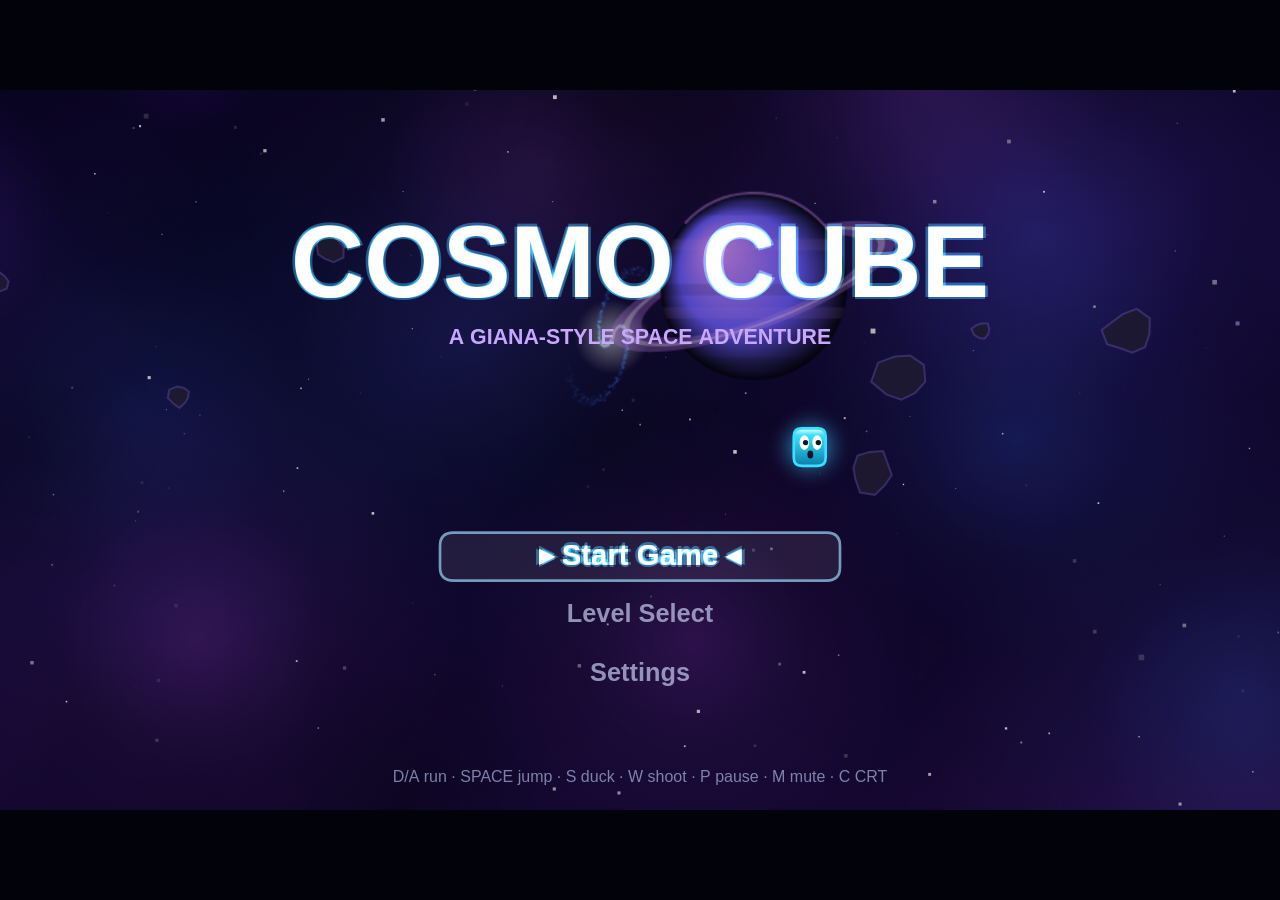
<file: index.html>
<!doctype html>
<html lang="en">
<head>
  <meta charset="utf-8">
  <meta name="viewport" content="width=device-width, initial-scale=1">
  <title>Cosmo Cube</title>
  <link rel="icon" href="data:,">
  <link rel="stylesheet" href="style.css">
</head>
<body>
  <canvas id="game" width="960" height="540" aria-label="Cosmo Cube game canvas"></canvas>
  <noscript>Cosmo Cube needs JavaScript to run.</noscript>
  <script src="game.js"></script>
</body>
</html>
</file>
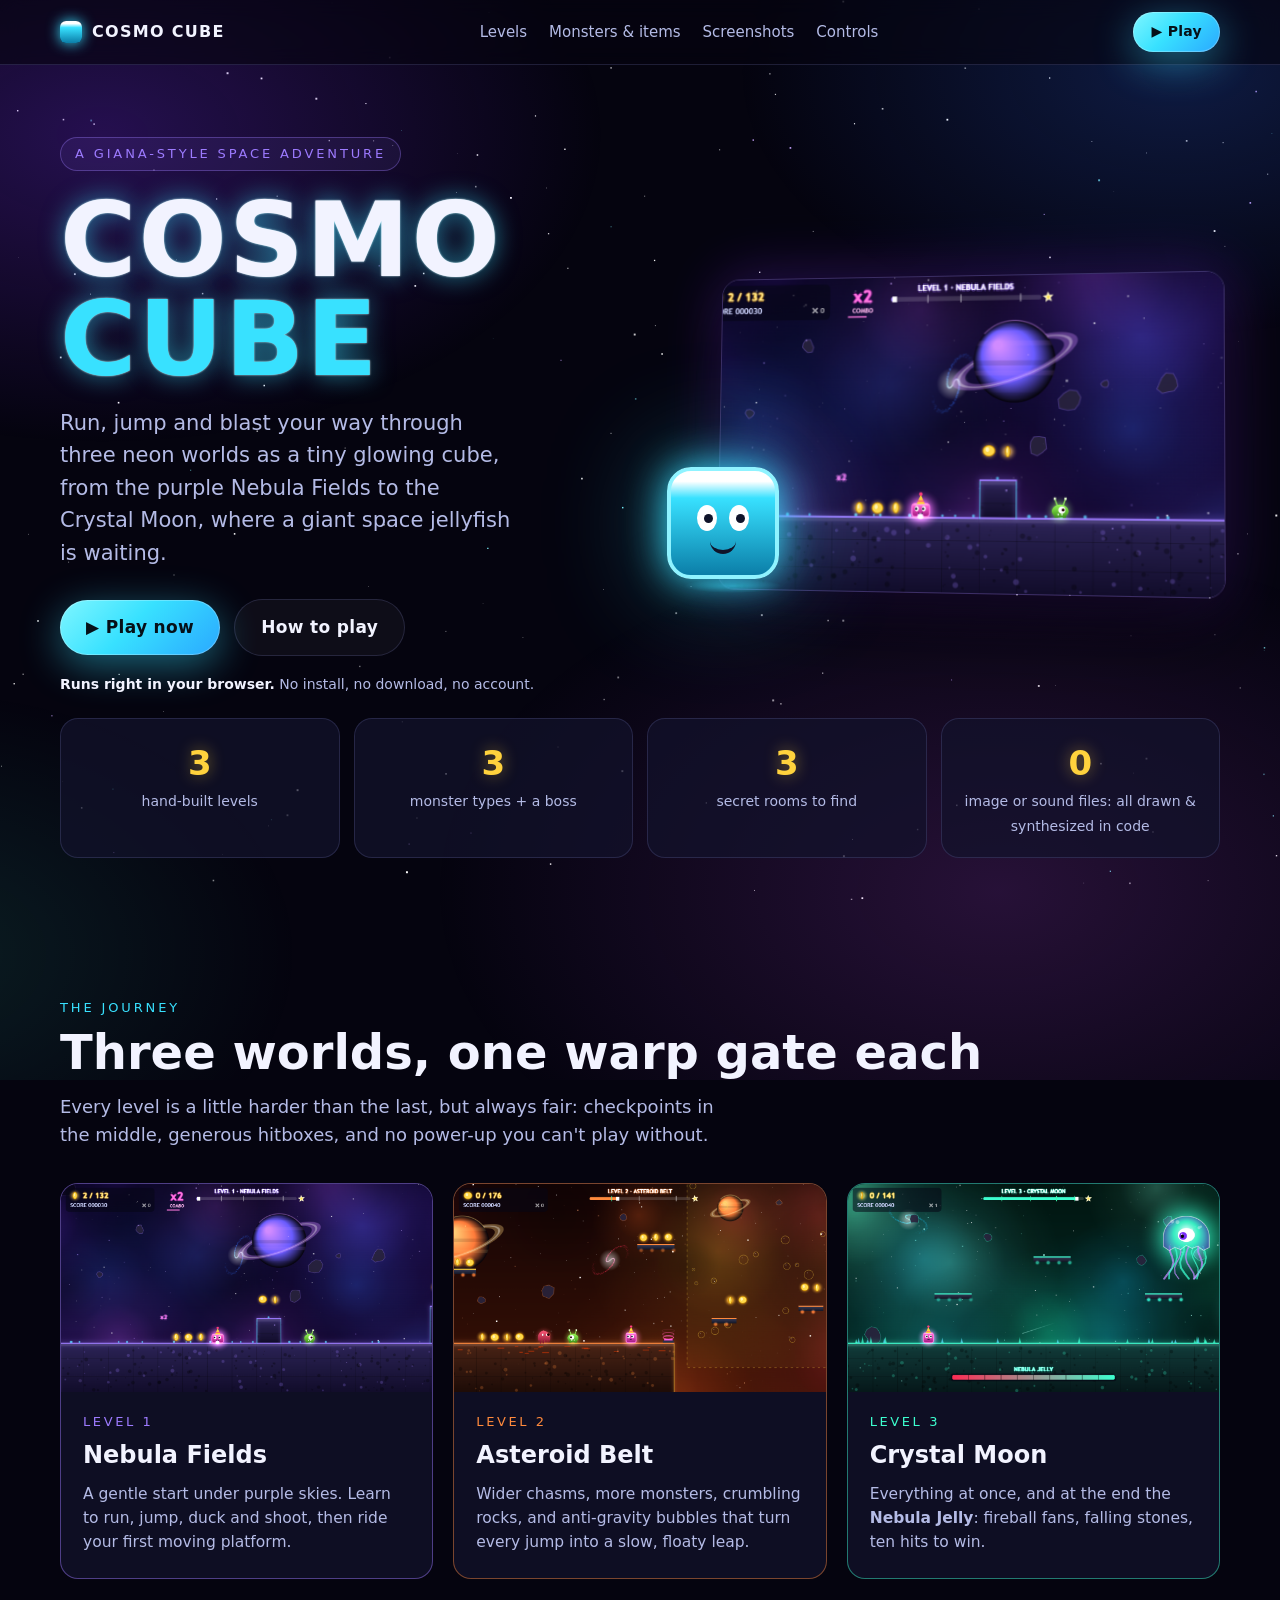
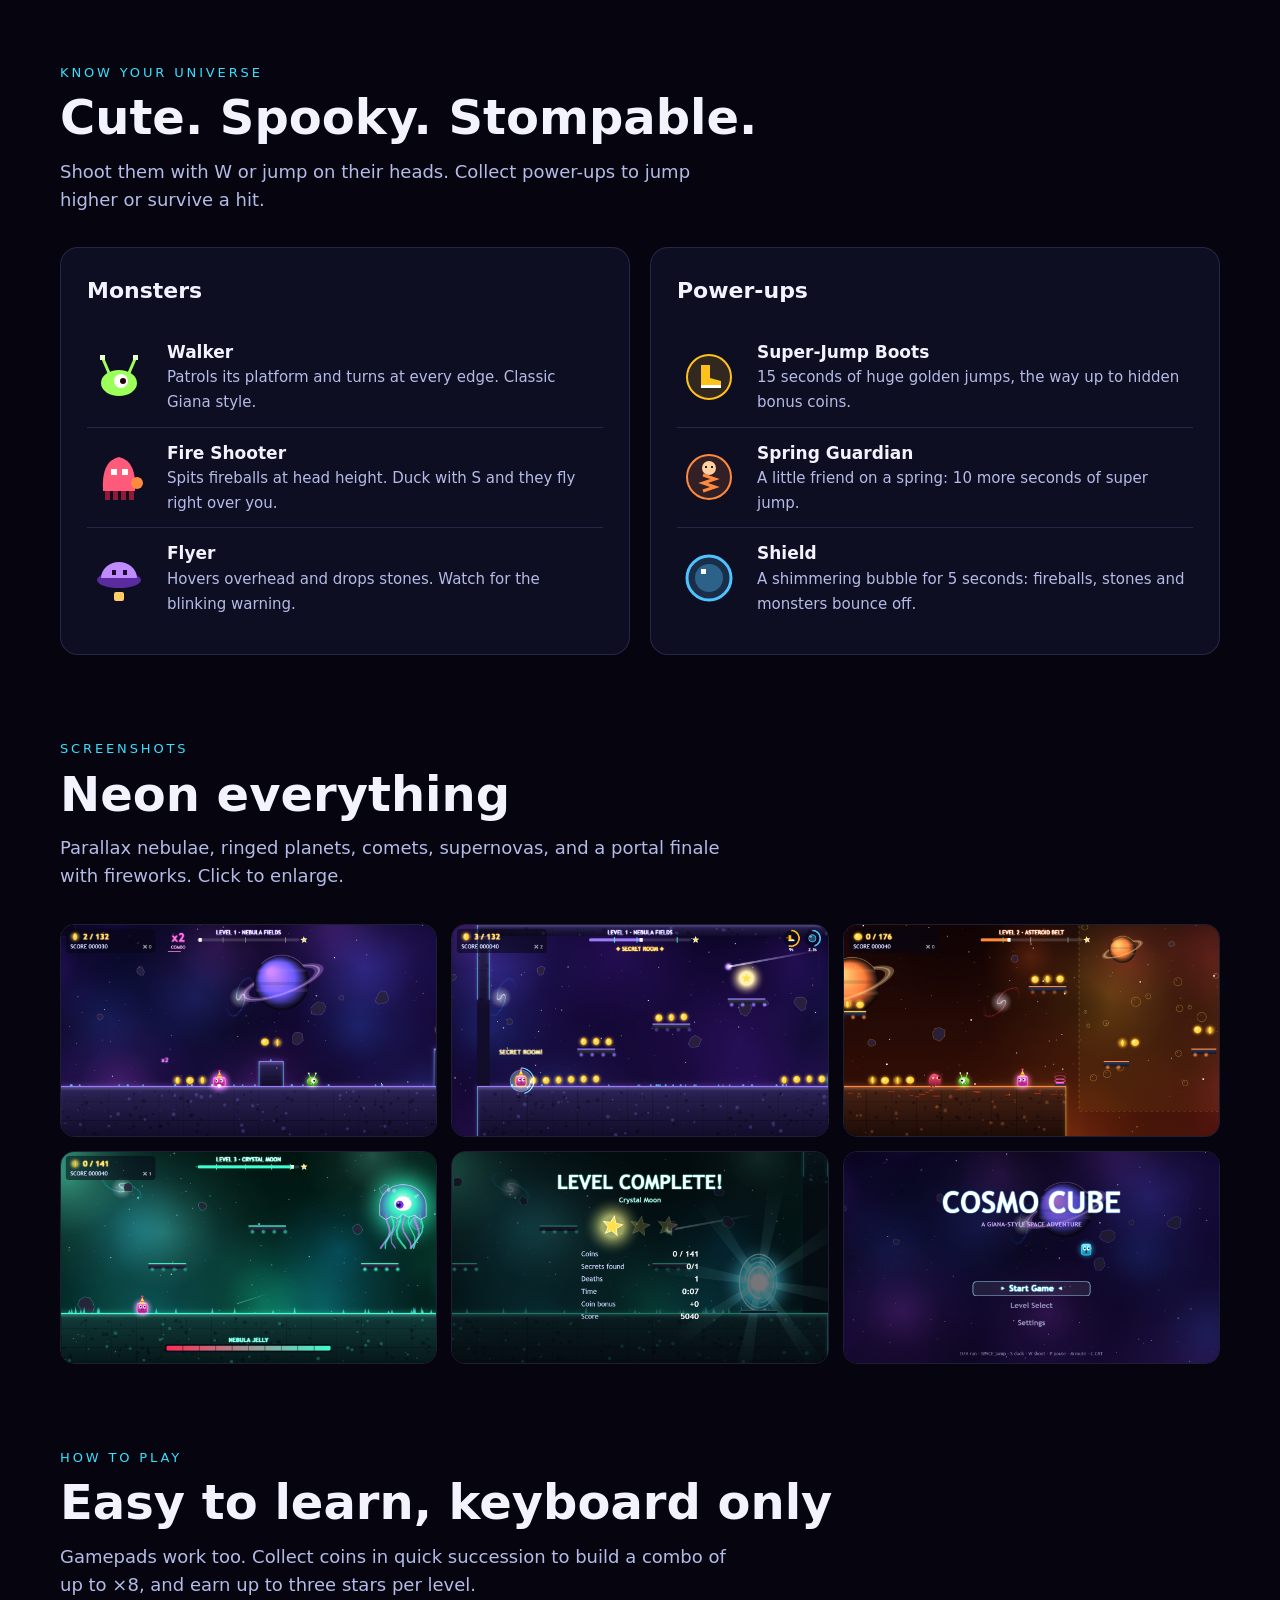
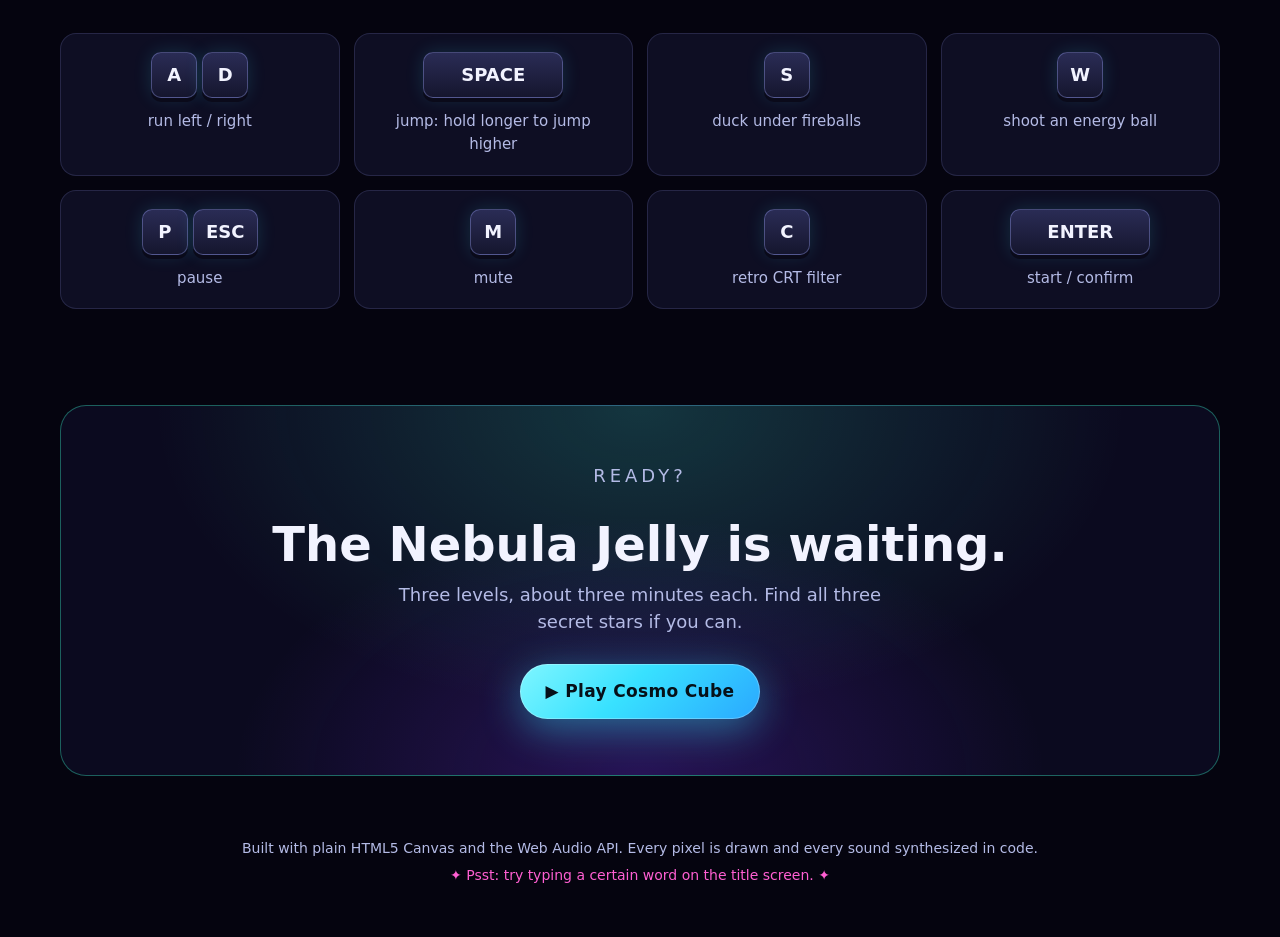
<file: landing.html>
<!doctype html>
<html lang="en">
<head>
  <meta charset="utf-8">
  <meta name="viewport" content="width=device-width, initial-scale=1">
  <title>Cosmo Cube — a Giana-style space adventure</title>
  <meta name="description" content="Cosmo Cube: a neon space platformer in your browser. Three levels, three monsters, a boss, secret rooms — no install, no download.">
  <link rel="icon" href="data:,">
  <style>
    :root {
      --bg: #05040f;
      --bg-2: #0b0a1f;
      --panel: rgba(18, 18, 44, 0.72);
      --line: rgba(160, 170, 255, 0.16);
      --text: #f2f3ff;
      --muted: #b4bbe6;
      --cyan: #38e1ff;
      --violet: #9d7bff;
      --pink: #ff5fd2;
      --gold: #ffd23d;
      --orange: #ff8a3d;
      --mint: #3dffd0;
      --radius: 18px;
      --font: "Trebuchet MS", "Segoe UI", Verdana, system-ui, sans-serif;
    }
    * { box-sizing: border-box; }
    html { scroll-behavior: smooth; }
    body {
      margin: 0;
      background: var(--bg);
      color: var(--text);
      font-family: var(--font);
      line-height: 1.55;
      overflow-x: hidden;
    }
    a { color: inherit; }
    img { max-width: 100%; display: block; }

    /* starfield behind everything */
    #stars { position: fixed; inset: 0; width: 100%; height: 100%; z-index: 0; pointer-events: none; }
    .nebula {
      position: fixed; inset: -20%; z-index: 0; pointer-events: none;
      background:
        radial-gradient(40% 35% at 20% 25%, rgba(123, 47, 247, 0.28), transparent 70%),
        radial-gradient(35% 30% at 80% 20%, rgba(47, 107, 247, 0.22), transparent 70%),
        radial-gradient(45% 40% at 70% 85%, rgba(192, 76, 240, 0.18), transparent 70%),
        radial-gradient(30% 30% at 10% 90%, rgba(61, 255, 208, 0.10), transparent 70%);
    }
    main, header, footer { position: relative; z-index: 1; }
    .wrap { width: min(1160px, 100% - 32px); margin-inline: auto; }

    /* nav */
    header {
      position: sticky; top: 0; z-index: 10;
      backdrop-filter: blur(10px);
      background: rgba(5, 4, 15, 0.6);
      border-bottom: 1px solid var(--line);
    }
    .nav { display: flex; align-items: center; justify-content: space-between; gap: 16px; height: 64px; }
    .brand { display: flex; align-items: center; gap: 10px; font-weight: 900; letter-spacing: 0.08em; text-decoration: none; }
    .brand .mini {
      width: 22px; height: 22px; border-radius: 6px;
      background: linear-gradient(#fff 0 12%, var(--cyan) 30%, #0b7ea8);
      box-shadow: 0 0 14px var(--cyan);
    }
    .nav ul { display: flex; gap: 22px; list-style: none; margin: 0; padding: 0; }
    .nav ul a { text-decoration: none; color: var(--muted); font-size: 15px; }
    .nav ul a:hover { color: var(--text); }

    .btn {
      display: inline-flex; align-items: center; gap: 10px;
      padding: 14px 26px; border-radius: 999px;
      font-weight: 800; font-size: 17px; text-decoration: none; letter-spacing: 0.02em;
      transition: transform .15s ease, box-shadow .15s ease;
    }
    .btn-primary {
      color: #061018;
      background: linear-gradient(135deg, #7ff6ff, var(--cyan) 45%, #2aa8ff);
      box-shadow: 0 0 0 1px rgba(255,255,255,.25) inset, 0 10px 40px rgba(56, 225, 255, 0.45);
    }
    .btn-primary:hover { transform: translateY(-2px); box-shadow: 0 0 0 1px rgba(255,255,255,.35) inset, 0 14px 50px rgba(56, 225, 255, 0.6); }
    .btn-ghost { color: var(--text); border: 1px solid var(--line); background: rgba(255,255,255,0.04); }
    .btn-ghost:hover { border-color: rgba(160,170,255,.4); }
    .btn-small { padding: 9px 18px; font-size: 14px; }
    .btn:focus-visible, .nav a:focus-visible, .shot:focus-visible { outline: 3px solid var(--gold); outline-offset: 3px; }

    /* hero */
    .hero { padding: 72px 0 56px; }
    .hero-grid { display: grid; grid-template-columns: 1.05fr 1fr; gap: 48px; align-items: center; }
    .eyebrow {
      display: inline-block; font-size: 13px; letter-spacing: .22em; text-transform: uppercase;
      color: var(--violet); border: 1px solid rgba(157,123,255,.35); border-radius: 999px; padding: 6px 14px;
      background: rgba(157,123,255,.08);
    }
    h1 {
      font-size: clamp(54px, 9vw, 104px); line-height: .95; margin: 20px 0 18px; font-weight: 900; letter-spacing: .02em;
      text-shadow: 0 0 24px rgba(56,225,255,.55), 0 0 2px #fff;
    }
    h1 span { color: var(--cyan); }
    .lead { font-size: clamp(18px, 2.1vw, 21px); color: var(--muted); max-width: 34ch; margin: 0 0 30px; }
    .cta-row { display: flex; flex-wrap: wrap; gap: 14px; align-items: center; }
    .note { margin-top: 18px; font-size: 14px; color: var(--muted); }
    .note b { color: var(--text); }

    .stage { position: relative; aspect-ratio: 16 / 10; }
    .stage .screen {
      position: absolute; inset: 6% 0 0 6%;
      border-radius: var(--radius); overflow: hidden;
      border: 1px solid rgba(157,123,255,.35);
      box-shadow: 0 30px 80px rgba(0,0,0,.6), 0 0 60px rgba(123,47,247,.35);
      transform: perspective(1200px) rotateY(-8deg) rotateX(3deg);
    }
    .stage .screen img { width: 100%; height: 100%; object-fit: cover; }
    /* the hero cube, drawn in CSS */
    .cube {
      position: absolute; left: -2%; bottom: 4%;
      width: 112px; height: 112px; border-radius: 24px;
      background: linear-gradient(#ffffff 0 10%, var(--cyan) 26%, #0b7ea8);
      border: 4px solid #8ff3ff;
      box-shadow: 0 0 40px var(--cyan), 0 0 120px rgba(56,225,255,.45);
      animation: hop 2.4s ease-in-out infinite;
      z-index: 2;
    }
    .cube .eye {
      position: absolute; top: 34px; width: 20px; height: 26px; border-radius: 50%; background: #fff;
      animation: blink 4.2s infinite;
    }
    .cube .eye::after {
      content: ""; position: absolute; width: 9px; height: 9px; border-radius: 50%; background: #10142a; top: 9px; left: 7px;
    }
    .cube .eye.l { left: 26px; }
    .cube .eye.r { right: 26px; }
    .cube .mouth {
      position: absolute; left: 50%; top: 70px; width: 26px; height: 13px; transform: translateX(-50%);
      border-bottom: 4px solid #10142a; border-radius: 0 0 26px 26px;
    }
    .cube-shadow {
      position: absolute; left: 1%; bottom: 0; width: 100px; height: 14px; border-radius: 50%;
      background: radial-gradient(rgba(56,225,255,.45), transparent 70%);
      animation: shadow 2.4s ease-in-out infinite;
    }
    @keyframes hop {
      0%, 100% { transform: translateY(0) scale(1.08, .92); }
      15% { transform: translateY(-6px) scale(.92, 1.08); }
      50% { transform: translateY(-58px) scale(.97, 1.03) rotate(-4deg); }
      85% { transform: translateY(-4px) scale(.95, 1.05); }
    }
    @keyframes shadow { 0%, 100% { transform: scale(1); opacity: 1; } 50% { transform: scale(.6); opacity: .4; } }
    @keyframes blink { 0%, 92%, 100% { transform: scaleY(1); } 95% { transform: scaleY(.1); } }

    /* stats strip */
    .stats { display: grid; grid-template-columns: repeat(4, 1fr); gap: 14px; margin-top: 8px; }
    .stat {
      background: var(--panel); border: 1px solid var(--line); border-radius: var(--radius);
      padding: 18px 20px; text-align: center;
    }
    .stat b { display: block; font-size: 34px; font-weight: 900; color: var(--gold); text-shadow: 0 0 16px rgba(255,210,61,.45); }
    .stat span { color: var(--muted); font-size: 14px; }

    /* sections */
    section { padding: 84px 0 0; }
    .kicker { color: var(--cyan); font-size: 13px; letter-spacing: .22em; text-transform: uppercase; margin: 0 0 8px; }
    h2 { font-size: clamp(32px, 4.5vw, 48px); margin: 0 0 14px; line-height: 1.1; }
    .sub { color: var(--muted); max-width: 60ch; margin: 0 0 34px; font-size: 18px; }

    .levels { display: grid; grid-template-columns: repeat(3, 1fr); gap: 20px; }
    .level {
      border-radius: var(--radius); overflow: hidden; border: 1px solid var(--line);
      background: var(--panel); display: flex; flex-direction: column;
      transition: transform .2s ease, border-color .2s ease;
    }
    .level:hover { transform: translateY(-4px); }
    .level img { aspect-ratio: 16 / 9; object-fit: cover; }
    .level .body { padding: 20px 22px 24px; }
    .level .num { font-size: 13px; letter-spacing: .2em; text-transform: uppercase; }
    .level h3 { margin: 4px 0 8px; font-size: 24px; }
    .level p { margin: 0; color: var(--muted); font-size: 15.5px; }
    .l1 { border-color: rgba(157,123,255,.45); } .l1 .num { color: var(--violet); }
    .l2 { border-color: rgba(255,138,61,.45); } .l2 .num { color: var(--orange); }
    .l3 { border-color: rgba(61,255,208,.45); } .l3 .num { color: var(--mint); }

    .cast { display: grid; grid-template-columns: 1fr 1fr; gap: 20px; }
    .card {
      background: var(--panel); border: 1px solid var(--line); border-radius: var(--radius); padding: 26px;
    }
    .card h3 { margin: 0 0 18px; font-size: 22px; }
    .row { display: grid; grid-template-columns: 64px 1fr; gap: 16px; align-items: center; padding: 12px 0; border-top: 1px solid var(--line); }
    .row:first-of-type { border-top: 0; }
    .row svg { width: 64px; height: 56px; }
    .row b { display: block; font-size: 17px; }
    .row span { color: var(--muted); font-size: 15px; }

    .gallery { display: grid; grid-template-columns: repeat(3, 1fr); gap: 14px; }
    .shot {
      border: 1px solid var(--line); border-radius: 14px; overflow: hidden; padding: 0; cursor: zoom-in;
      background: none; transition: transform .2s ease, border-color .2s ease;
    }
    .shot:hover { transform: scale(1.02); border-color: rgba(56,225,255,.5); }
    .shot img { aspect-ratio: 16 / 9; object-fit: cover; width: 100%; }

    .controls { display: grid; grid-template-columns: repeat(4, 1fr); gap: 14px; }
    .ctrl {
      background: var(--panel); border: 1px solid var(--line); border-radius: 16px; padding: 18px; text-align: center;
    }
    .key {
      display: inline-flex; align-items: center; justify-content: center; min-width: 46px; height: 46px; padding: 0 12px;
      border-radius: 10px; font-weight: 900; font-size: 18px; color: var(--text);
      background: linear-gradient(#2a2c55, #15162e); border: 1px solid rgba(160,170,255,.35);
      box-shadow: 0 4px 0 #0a0a1a, 0 0 18px rgba(56,225,255,.15);
    }
    .key.wide { min-width: 140px; }
    .ctrl .what { display: block; margin-top: 12px; color: var(--muted); font-size: 15px; }
    kbd { font-family: inherit; }

    .final {
      margin: 96px 0 0; padding: 56px 28px; text-align: center; border-radius: 26px;
      border: 1px solid rgba(61,255,208,.35);
      background:
        radial-gradient(60% 120% at 50% 0%, rgba(61,255,208,.18), transparent 70%),
        radial-gradient(50% 100% at 50% 100%, rgba(123,47,247,.25), transparent 70%),
        var(--bg-2);
    }
    .final h2 { margin-bottom: 10px; }
    .final p { color: var(--muted); margin: 0 auto 28px; max-width: 46ch; font-size: 18px; }

    footer { padding: 56px 0 44px; color: var(--muted); font-size: 14px; text-align: center; }
    footer p { margin: 6px 0; }
    .egg { color: var(--pink); }

    /* lightbox */
    .lightbox {
      position: fixed; inset: 0; z-index: 50; display: none; align-items: center; justify-content: center;
      background: rgba(2, 2, 10, 0.88); padding: 16px; cursor: zoom-out;
    }
    .lightbox.open { display: flex; }
    .lightbox img { max-height: 90vh; border-radius: 12px; box-shadow: 0 0 80px rgba(56,225,255,.3); }

    @media (max-width: 900px) {
      .hero-grid { grid-template-columns: 1fr; gap: 40px; }
      .stage { max-width: 620px; }
      .levels, .gallery { grid-template-columns: 1fr 1fr; }
      .cast { grid-template-columns: 1fr; }
      .controls { grid-template-columns: repeat(2, 1fr); }
      .stats { grid-template-columns: repeat(2, 1fr); }
    }
    @media (max-width: 600px) {
      .nav ul { display: none; }
      .hero { padding-top: 44px; }
      .levels, .gallery { grid-template-columns: 1fr; }
      .cube { width: 84px; height: 84px; border-radius: 18px; }
      .cube .eye { top: 24px; width: 15px; height: 20px; }
      .cube .eye::after { width: 7px; height: 7px; top: 7px; left: 4px; }
      .cube .eye.l { left: 18px; } .cube .eye.r { right: 18px; }
      .cube .mouth { top: 52px; width: 20px; }
      .key.wide { min-width: 110px; }
    }
    @media (prefers-reduced-motion: reduce) {
      *, *::before, *::after { animation: none !important; transition: none !important; }
      html { scroll-behavior: auto; }
    }
  </style>
</head>
<body>
  <canvas id="stars" aria-hidden="true"></canvas>
  <div class="nebula" aria-hidden="true"></div>

  <header>
    <nav class="wrap nav" aria-label="Main">
      <a class="brand" href="#top"><span class="mini" aria-hidden="true"></span>COSMO CUBE</a>
      <ul>
        <li><a href="#levels">Levels</a></li>
        <li><a href="#cast">Monsters &amp; items</a></li>
        <li><a href="#gallery">Screenshots</a></li>
        <li><a href="#controls">Controls</a></li>
      </ul>
      <a class="btn btn-primary btn-small" href="index.html">▶ Play</a>
    </nav>
  </header>

  <main id="top">
    <div class="wrap hero">
      <div class="hero-grid">
        <div>
          <span class="eyebrow">A Giana-style space adventure</span>
          <h1>COSMO<br><span>CUBE</span></h1>
          <p class="lead">Run, jump and blast your way through three neon worlds as a tiny glowing cube, from the purple Nebula Fields to the Crystal Moon, where a giant space jellyfish is waiting.</p>
          <div class="cta-row">
            <a class="btn btn-primary" href="index.html">▶ Play now</a>
            <a class="btn btn-ghost" href="#controls">How to play</a>
          </div>
          <p class="note"><b>Runs right in your browser.</b> No install, no download, no account.</p>
        </div>
        <div class="stage">
          <div class="screen"><img src="assets/03-level1-play.png" alt="Cosmo Cube gameplay: the glowing cube runs across a neon platform under a ringed planet, collecting coins"></div>
          <div class="cube-shadow" aria-hidden="true"></div>
          <div class="cube" aria-hidden="true"><i class="eye l"></i><i class="eye r"></i><i class="mouth"></i></div>
        </div>
      </div>

      <div class="stats" role="list">
        <div class="stat" role="listitem"><b>3</b><span>hand-built levels</span></div>
        <div class="stat" role="listitem"><b>3</b><span>monster types + a boss</span></div>
        <div class="stat" role="listitem"><b>3</b><span>secret rooms to find</span></div>
        <div class="stat" role="listitem"><b>0</b><span>image or sound files: all drawn &amp; synthesized in code</span></div>
      </div>
    </div>

    <section id="levels">
      <div class="wrap">
        <p class="kicker">The journey</p>
        <h2>Three worlds, one warp gate each</h2>
        <p class="sub">Every level is a little harder than the last, but always fair: checkpoints in the middle, generous hitboxes, and no power-up you can't play without.</p>
        <div class="levels">
          <article class="level l1">
            <img src="assets/03-level1-play.png" alt="Nebula Fields: the cube runs past coins and a green walker" loading="lazy">
            <div class="body">
              <div class="num">Level 1</div>
              <h3>Nebula Fields</h3>
              <p>A gentle start under purple skies. Learn to run, jump, duck and shoot, then ride your first moving platform.</p>
            </div>
          </article>
          <article class="level l2">
            <img src="assets/08-level2-lowgrav.png" alt="Orange asteroid belt with a low-gravity zone full of floating bubbles" loading="lazy">
            <div class="body">
              <div class="num">Level 2</div>
              <h3>Asteroid Belt</h3>
              <p>Wider chasms, more monsters, crumbling rocks, and anti-gravity bubbles that turn every jump into a slow, floaty leap.</p>
            </div>
          </article>
          <article class="level l3">
            <img src="assets/10-boss.png" alt="Boss fight against the Nebula Jelly, a giant one-eyed space jellyfish" loading="lazy">
            <div class="body">
              <div class="num">Level 3</div>
              <h3>Crystal Moon</h3>
              <p>Everything at once, and at the end the <b>Nebula Jelly</b>: fireball fans, falling stones, ten hits to win.</p>
            </div>
          </article>
        </div>
      </div>
    </section>

    <section id="cast">
      <div class="wrap">
        <p class="kicker">Know your universe</p>
        <h2>Cute. Spooky. Stompable.</h2>
        <p class="sub">Shoot them with W or jump on their heads. Collect power-ups to jump higher or survive a hit.</p>
        <div class="cast">
          <div class="card">
            <h3>Monsters</h3>
            <div class="row">
              <svg viewBox="0 0 64 56" aria-hidden="true"><ellipse cx="32" cy="34" rx="18" ry="13" fill="#9dff5a"/><path d="M22 24 L16 10 M42 24 L48 10" stroke="#9dff5a" stroke-width="3"/><rect x="13" y="6" width="5" height="5" fill="#e8ffd0"/><rect x="46" y="6" width="5" height="5" fill="#e8ffd0"/><circle cx="34" cy="32" r="7" fill="#fff"/><circle cx="36" cy="32" r="3" fill="#200"/></svg>
              <div><b>Walker</b><span>Patrols its platform and turns at every edge. Classic Giana style.</span></div>
            </div>
            <div class="row">
              <svg viewBox="0 0 64 56" aria-hidden="true"><path d="M32 8 Q50 12 48 42 L16 42 Q14 12 32 8Z" fill="#ff5a7a"/><rect x="18" y="42" width="5" height="9" fill="#8f1a33"/><rect x="26" y="42" width="5" height="9" fill="#8f1a33"/><rect x="34" y="42" width="5" height="9" fill="#8f1a33"/><rect x="42" y="42" width="5" height="9" fill="#8f1a33"/><rect x="24" y="20" width="6" height="6" fill="#fff"/><rect x="35" y="20" width="6" height="6" fill="#fff"/><circle cx="50" cy="34" r="6" fill="#ff8a3d"/></svg>
              <div><b>Fire Shooter</b><span>Spits fireballs at head height. Duck with S and they fly right over you.</span></div>
            </div>
            <div class="row">
              <svg viewBox="0 0 64 56" aria-hidden="true"><ellipse cx="32" cy="30" rx="22" ry="8" fill="#5a2a9f"/><path d="M14 28 A18 16 0 0 1 50 28Z" fill="#c08bff"/><rect x="25" y="20" width="4" height="5" fill="#1a0533"/><rect x="36" y="20" width="4" height="5" fill="#1a0533"/><rect x="27" y="42" width="10" height="9" rx="2" fill="#ffcc66"/></svg>
              <div><b>Flyer</b><span>Hovers overhead and drops stones. Watch for the blinking warning.</span></div>
            </div>
          </div>
          <div class="card">
            <h3>Power-ups</h3>
            <div class="row">
              <svg viewBox="0 0 64 56" aria-hidden="true"><circle cx="32" cy="28" r="22" fill="rgba(255,194,26,.15)" stroke="#ffc21a" stroke-width="2"/><path d="M24 16 H33 V29 L44 32 V38 H24Z" fill="#ffc21a"/><rect x="24" y="36" width="20" height="3" fill="#fff"/></svg>
              <div><b>Super-Jump Boots</b><span>15 seconds of huge golden jumps, the way up to hidden bonus coins.</span></div>
            </div>
            <div class="row">
              <svg viewBox="0 0 64 56" aria-hidden="true"><circle cx="32" cy="28" r="22" fill="rgba(255,138,61,.15)" stroke="#ff8a3d" stroke-width="2"/><path d="M26 42 L38 38 L26 34 L38 30 L26 26" stroke="#ff8a3d" stroke-width="3" fill="none"/><circle cx="32" cy="19" r="7" fill="#ffd0a0"/><rect x="28" y="17" width="2" height="2" fill="#222"/><rect x="34" y="17" width="2" height="2" fill="#222"/></svg>
              <div><b>Spring Guardian</b><span>A little friend on a spring: 10 more seconds of super jump.</span></div>
            </div>
            <div class="row">
              <svg viewBox="0 0 64 56" aria-hidden="true"><circle cx="32" cy="28" r="22" fill="rgba(79,195,255,.18)" stroke="#4fc3ff" stroke-width="3"/><circle cx="32" cy="28" r="14" fill="rgba(79,195,255,.35)"/><rect x="24" y="19" width="5" height="5" fill="#fff"/></svg>
              <div><b>Shield</b><span>A shimmering bubble for 5 seconds: fireballs, stones and monsters bounce off.</span></div>
            </div>
          </div>
        </div>
      </div>
    </section>

    <section id="gallery">
      <div class="wrap">
        <p class="kicker">Screenshots</p>
        <h2>Neon everything</h2>
        <p class="sub">Parallax nebulae, ringed planets, comets, supernovas, and a portal finale with fireworks. Click to enlarge.</p>
        <div class="gallery">
          <button class="shot" type="button"><img src="assets/03-level1-play.png" alt="Level 1 gameplay with combo counter" loading="lazy"></button>
          <button class="shot" type="button"><img src="assets/07-secret-room.png" alt="Secret room full of coins and a secret star, cube inside its shield bubble" loading="lazy"></button>
          <button class="shot" type="button"><img src="assets/08-level2-lowgrav.png" alt="Asteroid Belt low-gravity zone with floating bubbles" loading="lazy"></button>
          <button class="shot" type="button"><img src="assets/10-boss.png" alt="Boss fight against the Nebula Jelly with its health bar" loading="lazy"></button>
          <button class="shot" type="button"><img src="assets/13-level-complete.png" alt="Level complete screen with star rating" loading="lazy"></button>
          <button class="shot" type="button"><img src="assets/01-title.png" alt="Title screen" loading="lazy"></button>
        </div>
      </div>
    </section>

    <section id="controls">
      <div class="wrap">
        <p class="kicker">How to play</p>
        <h2>Easy to learn, keyboard only</h2>
        <p class="sub">Gamepads work too. Collect coins in quick succession to build a combo of up to ×8, and earn up to three stars per level.</p>
        <div class="controls">
          <div class="ctrl"><kbd class="key">A</kbd> <kbd class="key">D</kbd><span class="what">run left / right</span></div>
          <div class="ctrl"><kbd class="key wide">SPACE</kbd><span class="what">jump: hold longer to jump higher</span></div>
          <div class="ctrl"><kbd class="key">S</kbd><span class="what">duck under fireballs</span></div>
          <div class="ctrl"><kbd class="key">W</kbd><span class="what">shoot an energy ball</span></div>
          <div class="ctrl"><kbd class="key">P</kbd> <kbd class="key">ESC</kbd><span class="what">pause</span></div>
          <div class="ctrl"><kbd class="key">M</kbd><span class="what">mute</span></div>
          <div class="ctrl"><kbd class="key">C</kbd><span class="what">retro CRT filter</span></div>
          <div class="ctrl"><kbd class="key wide">ENTER</kbd><span class="what">start / confirm</span></div>
        </div>
      </div>
    </section>

    <div class="wrap">
      <div class="final">
        <p class="kicker">Ready?</p>
        <h2>The Nebula Jelly is waiting.</h2>
        <p>Three levels, about three minutes each. Find all three secret stars if you can.</p>
        <a class="btn btn-primary" href="index.html">▶ Play Cosmo Cube</a>
      </div>
    </div>
  </main>

  <footer>
    <div class="wrap">
      <p>Built with plain HTML5 Canvas and the Web Audio API. Every pixel is drawn and every sound synthesized in code.</p>
      <p class="egg">✦ Psst: try typing a certain word on the title screen. ✦</p>
    </div>
  </footer>

  <div class="lightbox" id="lightbox" role="dialog" aria-modal="true" aria-label="Screenshot"><img alt=""></div>

  <script>
    'use strict';
    // twinkling, slowly drifting starfield
    (function stars() {
      const c = document.getElementById('stars');
      const g = c.getContext('2d');
      const still = window.matchMedia && window.matchMedia('(prefers-reduced-motion: reduce)').matches;
      let w = 0, h = 0, pts = [];
      function resize() {
        const dpr = Math.min(window.devicePixelRatio || 1, 2);
        w = window.innerWidth; h = window.innerHeight;
        c.width = Math.round(w * dpr); c.height = Math.round(h * dpr);
        g.setTransform(dpr, 0, 0, dpr, 0, 0);
        pts = Array.from({ length: Math.round((w * h) / 5000) }, () => ({
          x: Math.random() * w, y: Math.random() * h, s: Math.random() * 1.6 + 0.4,
          v: Math.random() * 6 + 2, p: Math.random() * 6.28, t: Math.random() * 2 + 0.6,
          c: Math.random() < 0.12 ? '#c9a6ff' : Math.random() < 0.1 ? '#7ff6ff' : '#ffffff',
        }));
      }
      let last = 0;
      function frame(ts) {
        const dt = Math.min(0.05, (ts - last) / 1000 || 0);
        last = ts;
        g.clearRect(0, 0, w, h);
        for (const s of pts) {
          if (!still) { s.x -= s.v * dt * s.s; if (s.x < -2) s.x = w + 2; }
          g.globalAlpha = 0.45 + 0.55 * Math.abs(Math.sin(ts / 1000 * s.t + s.p));
          g.fillStyle = s.c;
          g.fillRect(s.x, s.y, s.s, s.s);
        }
        g.globalAlpha = 1;
        if (!still) requestAnimationFrame(frame);
      }
      resize();
      window.addEventListener('resize', () => { resize(); if (still) frame(0); });
      requestAnimationFrame(frame);
    })();

    // screenshot lightbox
    (function lightbox() {
      const box = document.getElementById('lightbox');
      const img = box.querySelector('img');
      let opener = null;
      document.querySelectorAll('.shot').forEach((b) => b.addEventListener('click', () => {
        const src = b.querySelector('img');
        img.src = src.src;
        img.alt = src.alt;
        opener = b;
        box.classList.add('open');
        box.tabIndex = -1;
        box.focus();
      }));
      const close = () => { box.classList.remove('open'); if (opener) opener.focus(); };
      box.addEventListener('click', close);
      document.addEventListener('keydown', (e) => { if (e.key === 'Escape' && box.classList.contains('open')) close(); });
    })();
  </script>
</body>
</html>
</file>
<file: style.css>
html, body {
  margin: 0;
  padding: 0;
  width: 100%;
  height: 100%;
  overflow: hidden;
  background: #02020a;
}

body {
  display: flex;
  align-items: center;
  justify-content: center;
}

canvas {
  display: block;
  background: #02020a;
  outline: none;
}
</file>
